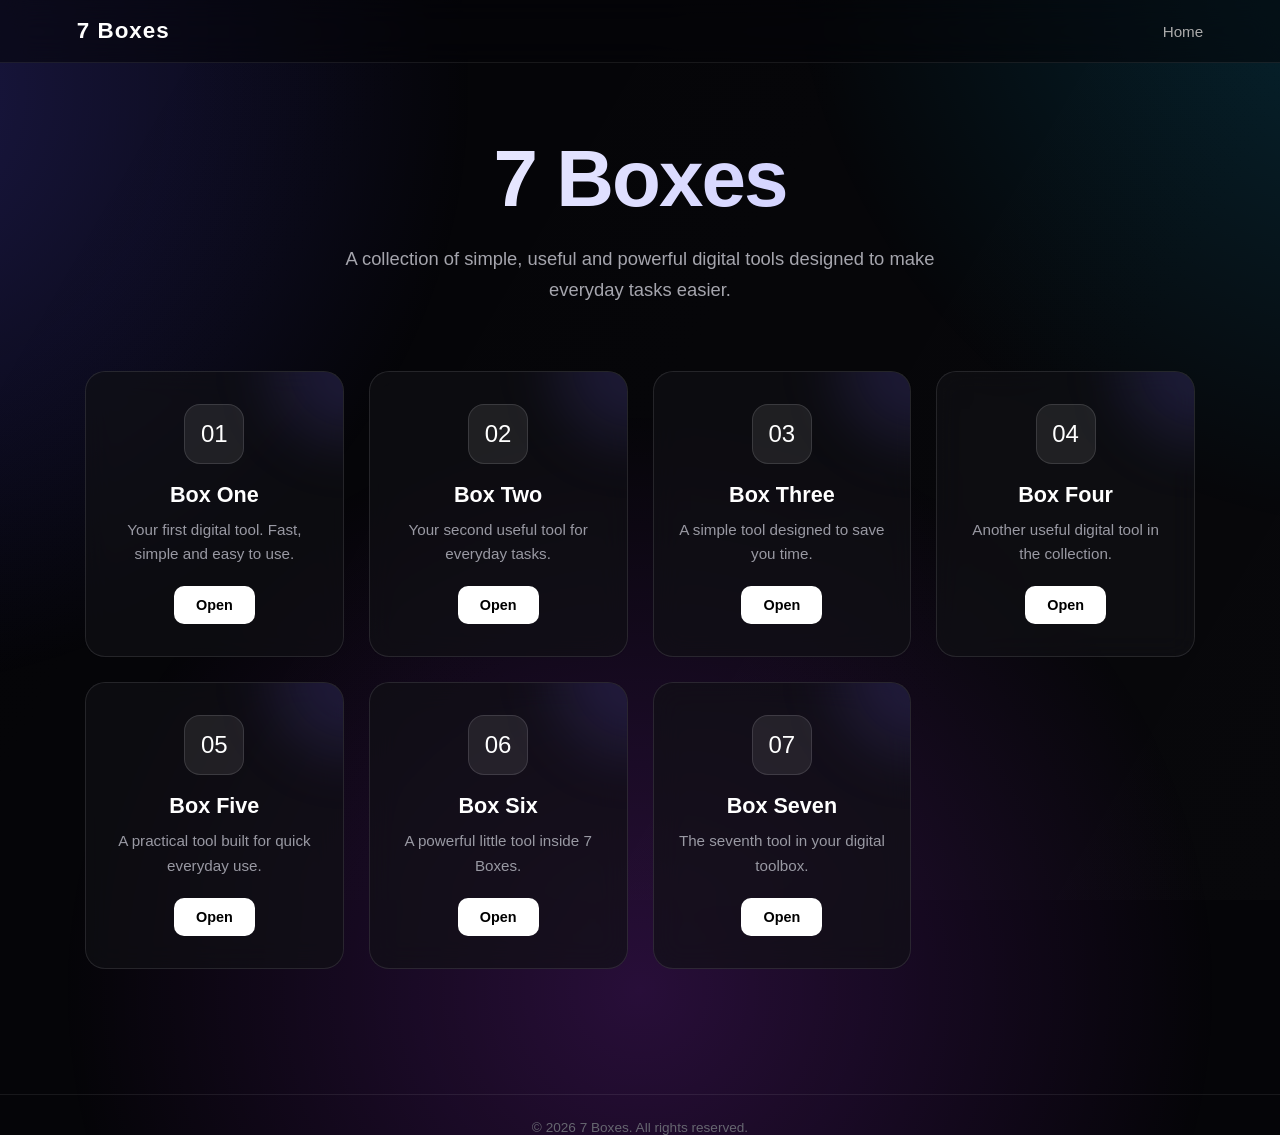
<file: core.html>
<!DOCTYPE html>
<html lang="en">

<head>

    <meta charset="UTF-8">

    <meta
        name="viewport"
        content="width=device-width, initial-scale=1.0"
    >

    <meta
        name="description"
        content="7 Boxes — a collection of useful digital tools"
    >

    <meta
        name="theme-color"
        content="#050508"
    >

    <title>7 Boxes — Core</title>


    <style>

        /* ========================================
           7 BOXES — LEVEL 2
           CORE STYLE
        ======================================== */


        /* ---------- RESET ---------- */

        * {
            margin: 0;
            padding: 0;
            box-sizing: border-box;
        }


        html {
            scroll-behavior: smooth;
        }


        body {
            font-family:
                Arial,
                Helvetica,
                sans-serif;

            background: #050508;

            color: #ffffff;

            min-height: 100vh;

            overflow-x: hidden;

            position: relative;
        }



        /* ========================================
           DYNAMIC BACKGROUND
        ======================================== */

        body::before {

            content: "";

            position: fixed;

            width: 200%;
            height: 200%;

            top: -50%;
            left: -50%;

            z-index: -2;

            background:

                radial-gradient(
                    circle at 20% 30%,
                    rgba(90, 80, 255, 0.25),
                    transparent 25%
                ),

                radial-gradient(
                    circle at 80% 20%,
                    rgba(0, 200, 255, 0.18),
                    transparent 25%
                ),

                radial-gradient(
                    circle at 50% 80%,
                    rgba(180, 50, 255, 0.20),
                    transparent 30%
                );

            animation:
                backgroundMove 18s
                ease-in-out
                infinite
                alternate;
        }



        /* ---------- MOVING LIGHT ---------- */

        body::after {

            content: "";

            position: fixed;

            inset: 0;

            z-index: -1;

            pointer-events: none;

            background:

                linear-gradient(
                    120deg,
                    transparent 0%,
                    rgba(255,255,255,0.025) 50%,
                    transparent 100%
                );

            background-size: 300% 300%;

            animation:
                lightMove 12s
                linear
                infinite;
        }



        /* ---------- BACKGROUND ANIMATION ---------- */

        @keyframes backgroundMove {

            0% {
                transform:
                    translate(-5%, -5%)
                    scale(1);
            }

            50% {
                transform:
                    translate(5%, 3%)
                    scale(1.1);
            }

            100% {
                transform:
                    translate(-3%, 6%)
                    scale(1.05);
            }
        }


        @keyframes lightMove {

            0% {
                background-position:
                    0% 50%;
            }

            100% {
                background-position:
                    300% 50%;
            }
        }



        /* ========================================
           HEADER
        ======================================== */

        .core-header-bar {

            width: 100%;

            padding:
                18px
                6%;

            display: flex;

            justify-content:
                space-between;

            align-items: center;

            border-bottom:
                1px solid
                rgba(255,255,255,0.08);

            background:
                rgba(5,5,8,0.55);

            backdrop-filter:
                blur(15px);

            -webkit-backdrop-filter:
                blur(15px);

            position: sticky;

            top: 0;

            z-index: 100;
        }



        /* ---------- LOGO ---------- */

        .logo {

            color: #ffffff;

            text-decoration: none;

            font-size: 1.4rem;

            font-weight: 700;

            letter-spacing: 1px;
        }



        /* ---------- NAVIGATION ---------- */

        .navigation {

            display: flex;

            gap: 25px;
        }


        .navigation a {

            color: #aaaaaa;

            text-decoration: none;

            font-size: 0.95rem;

            transition:
                color 0.25s ease;
        }


        .navigation a:hover {

            color: #ffffff;
        }



        /* ========================================
           MAIN CONTAINER
        ======================================== */

        .core-container {

            width: 90%;

            max-width: 1150px;

            margin: auto;

            padding:
                70px
                20px
                50px;
        }



        /* ========================================
           HERO SECTION
        ======================================== */

        .hero {

            text-align: center;

            margin-bottom: 65px;

            animation:
                heroAppear 0.8s
                ease-out;
        }


        .hero h1 {

            font-size:
                clamp(
                    2.5rem,
                    7vw,
                    5rem
                );

            font-weight: 800;

            letter-spacing: -2px;

            margin-bottom: 18px;

            background:

                linear-gradient(
                    90deg,
                    #ffffff,
                    #bcbcff,
                    #ffffff
                );

            background-size:
                200% auto;

            -webkit-background-clip: text;

            -webkit-text-fill-color:
                transparent;

            animation:
                titleShine 5s
                linear
                infinite;
        }


        .hero p {

            max-width: 650px;

            margin:
                0 auto;

            color: #a5a5ad;

            font-size:
                clamp(
                    1rem,
                    2vw,
                    1.15rem
                );

            line-height: 1.7;
        }



        /* ---------- HERO ANIMATION ---------- */

        @keyframes heroAppear {

            from {

                opacity: 0;

                transform:
                    translateY(25px);
            }

            to {

                opacity: 1;

                transform:
                    translateY(0);
            }
        }


        @keyframes titleShine {

            0% {
                background-position:
                    0% center;
            }

            100% {
                background-position:
                    200% center;
            }
        }



        /* ========================================
           7 BOX GRID
        ======================================== */

        .core-grid {

            display: grid;

            grid-template-columns:
                repeat(
                    auto-fit,
                    minmax(
                        230px,
                        1fr
                    )
                );

            gap: 25px;
        }



        /* ========================================
           BOX
        ======================================== */

        .core-box {

            position: relative;

            padding: 32px 25px;

            min-height: 230px;

            display: flex;

            flex-direction: column;

            justify-content: center;

            align-items: center;

            text-align: center;

            background:
                rgba(
                    17,
                    17,
                    22,
                    0.68
                );

            border:
                1px solid
                rgba(
                    255,
                    255,
                    255,
                    0.10
                );

            border-radius: 20px;

            backdrop-filter:
                blur(14px);

            -webkit-backdrop-filter:
                blur(14px);

            overflow: hidden;

            transition:
                transform 0.35s ease,
                border-color 0.35s ease,
                box-shadow 0.35s ease;

            animation:
                boxAppear 0.7s
                ease-out
                backwards;
        }



        /* ---------- BOX LIGHT ---------- */

        .core-box::before {

            content: "";

            position: absolute;

            width: 150px;

            height: 150px;

            top: -80px;

            right: -80px;

            background:
                rgba(
                    120,
                    100,
                    255,
                    0.15
                );

            border-radius: 50%;

            filter:
                blur(30px);

            transition:
                transform 0.5s ease;
        }



        /* ---------- BOX HOVER ---------- */

        .core-box:hover {

            transform:
                translateY(-10px);

            border-color:
                rgba(
                    255,
                    255,
                    255,
                    0.35
                );

            box-shadow:
                0 20px 50px
                rgba(
                    0,
                    0,
                    0,
                    0.45
                );
        }


        .core-box:hover::before {

            transform:
                scale(2);
        }



        /* ---------- BOX ANIMATION DELAYS ---------- */

        .core-box:nth-child(1) {
            animation-delay: 0.05s;
        }

        .core-box:nth-child(2) {
            animation-delay: 0.10s;
        }

        .core-box:nth-child(3) {
            animation-delay: 0.15s;
        }

        .core-box:nth-child(4) {
            animation-delay: 0.20s;
        }

        .core-box:nth-child(5) {
            animation-delay: 0.25s;
        }

        .core-box:nth-child(6) {
            animation-delay: 0.30s;
        }

        .core-box:nth-child(7) {
            animation-delay: 0.35s;
        }



        @keyframes boxAppear {

            from {

                opacity: 0;

                transform:
                    translateY(30px);
            }

            to {

                opacity: 1;

                transform:
                    translateY(0);
            }
        }



        /* ========================================
           BOX ICON
        ======================================== */

        .box-icon {

            width: 60px;

            height: 60px;

            display: flex;

            align-items: center;

            justify-content: center;

            margin-bottom: 18px;

            border-radius: 16px;

            background:
                rgba(
                    255,
                    255,
                    255,
                    0.08
                );

            border:
                1px solid
                rgba(
                    255,
                    255,
                    255,
                    0.12
                );

            font-size: 1.5rem;
        }



        /* ========================================
           BOX TEXT
        ======================================== */

        .core-box h2 {

            font-size:
                1.35rem;

            margin-bottom:
                10px;
        }


        .core-box p {

            color:
                #9999a3;

            line-height:
                1.6;

            font-size:
                0.95rem;
        }



        /* ========================================
           BUTTON
        ======================================== */

        .core-button {

            display:
                inline-block;

            margin-top:
                20px;

            padding:
                11px
                22px;

            border-radius:
                10px;

            background:
                #ffffff;

            color:
                #000000;

            text-decoration:
                none;

            font-weight:
                700;

            font-size:
                0.9rem;

            transition:
                transform 0.25s ease,
                opacity 0.25s ease;
        }


        .core-button:hover {

            transform:
                scale(1.05);

            opacity:
                0.85;
        }



        /* ========================================
           FOOTER
        ======================================== */

        .core-footer {

            text-align:
                center;

            margin-top:
                75px;

            padding-top:
                25px;

            border-top:
                1px solid
                rgba(
                    255,
                    255,
                    255,
                    0.08
                );

            color:
                #666670;

            font-size:
                0.85rem;
        }



        /* ========================================
           MOBILE
        ======================================== */

        @media (max-width: 650px) {

            .core-header-bar {

                padding:
                    15px
                    5%;
            }


            .navigation {

                gap: 12px;
            }


            .navigation a {

                font-size:
                    0.85rem;
            }


            .core-container {

                padding-top:
                    45px;
            }


            .hero {

                margin-bottom:
                    40px;
            }


            .core-grid {

                grid-template-columns:
                    1fr;

                gap:
                    18px;
            }


            .core-box {

                min-height:
                    210px;
            }
        }



        /* ========================================
           REDUCED MOTION
        ======================================== */

        @media (prefers-reduced-motion: reduce) {

            *,
            *::before,
            *::after {

                animation:
                    none !important;

                transition:
                    none !important;
            }
        }

    </style>

</head>



<body>


    <!-- ========================================
         HEADER
    ======================================== -->

    <header class="core-header-bar">

        <a
            href="../index.html"
            class="logo"
        >
            7 Boxes
        </a>


        <nav class="navigation">

            <a href="../index.html">
                Home
            </a>

        </nav>

    </header>



    <!-- ========================================
         MAIN
    ======================================== -->

    <main class="core-container">


        <!-- HERO -->

        <section class="hero">

            <h1>
                7 Boxes
            </h1>

            <p>
                A collection of simple,
                useful and powerful digital tools
                designed to make everyday tasks easier.
            </p>

        </section>



        <!-- ====================================
             SEVEN BOXES
        ==================================== -->

        <section class="core-grid">


            <!-- BOX 1 -->

            <article class="core-box">

                <div class="box-icon">
                    01
                </div>

                <h2>
                    Box One
                </h2>

                <p>
                    Your first digital tool.
                    Fast, simple and easy to use.
                </p>

                <a
                    href="#"
                    class="core-button"
                >
                    Open
                </a>

            </article>



            <!-- BOX 2 -->

            <article class="core-box">

                <div class="box-icon">
                    02
                </div>

                <h2>
                    Box Two
                </h2>

                <p>
                    Your second useful tool
                    for everyday tasks.
                </p>

                <a
                    href="#"
                    class="core-button"
                >
                    Open
                </a>

            </article>



            <!-- BOX 3 -->

            <article class="core-box">

                <div class="box-icon">
                    03
                </div>

                <h2>
                    Box Three
                </h2>

                <p>
                    A simple tool designed
                    to save you time.
                </p>

                <a
                    href="#"
                    class="core-button"
                >
                    Open
                </a>

            </article>



            <!-- BOX 4 -->

            <article class="core-box">

                <div class="box-icon">
                    04
                </div>

                <h2>
                    Box Four
                </h2>

                <p>
                    Another useful digital
                    tool in the collection.
                </p>

                <a
                    href="#"
                    class="core-button"
                >
                    Open
                </a>

            </article>



            <!-- BOX 5 -->

            <article class="core-box">

                <div class="box-icon">
                    05
                </div>

                <h2>
                    Box Five
                </h2>

                <p>
                    A practical tool built
                    for quick everyday use.
                </p>

                <a
                    href="#"
                    class="core-button"
                >
                    Open
                </a>

            </article>



            <!-- BOX 6 -->

            <article class="core-box">

                <div class="box-icon">
                    06
                </div>

                <h2>
                    Box Six
                </h2>

                <p>
                    A powerful little tool
                    inside 7 Boxes.
                </p>

                <a
                    href="#"
                    class="core-button"
                >
                    Open
                </a>

            </article>



            <!-- BOX 7 -->

            <article class="core-box">

                <div class="box-icon">
                    07
                </div>

                <h2>
                    Box Seven
                </h2>

                <p>
                    The seventh tool in
                    your digital toolbox.
                </p>

                <a
                    href="#"
                    class="core-button"
                >
                    Open
                </a>

            </article>


        </section>

    </main>



    <!-- ========================================
         FOOTER
    ======================================== -->

    <footer class="core-footer">

        <p>
            © 2026 7 Boxes. All rights reserved.
        </p>

    </footer>


</body>

</html>
</file>
